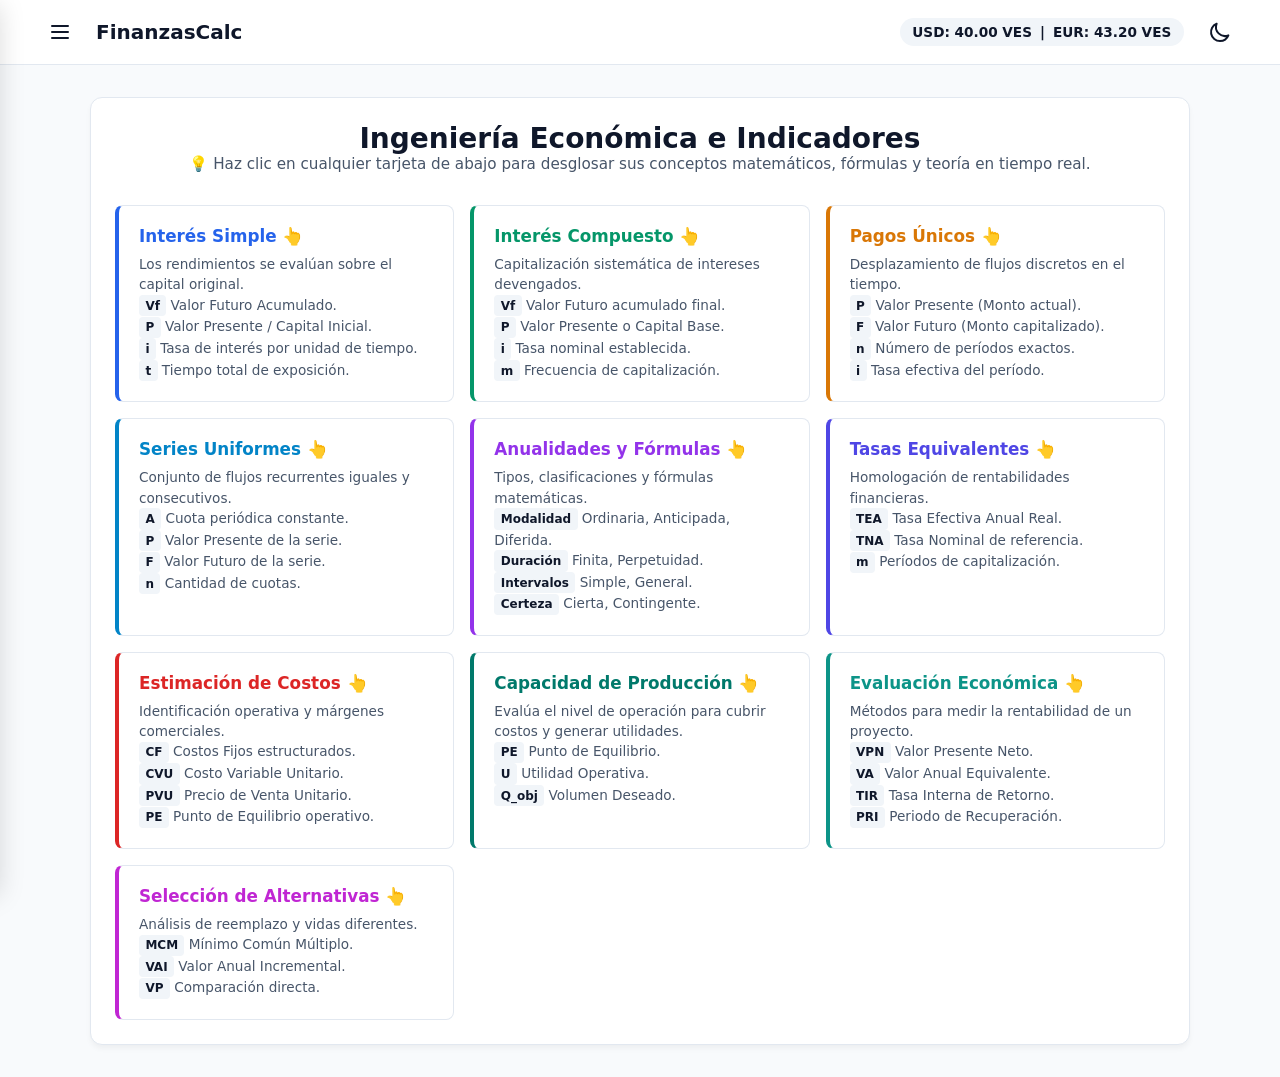
<file: index.html>
<!DOCTYPE html>
<html lang="es" data-theme="light">
<head>
    <meta charset="UTF-8">
    <meta name="viewport" content="width=device-width, initial-scale=1.0">
    <title>Calculadora Financiera Integral</title>
    <link rel="stylesheet" href="styles.css">
</head>
<body>

    <header class="main-header">
        <div class="header-container">
            <div class="header-left">
                <button id="menu-btn" class="menu-btn" aria-label="Abrir Menú">
                    <svg class="brand-icon" fill="none" stroke="currentColor" viewBox="0 0 24 24" xmlns="http://www.w3.org/2000/svg"><path stroke-linecap="round" stroke-linejoin="round" stroke-width="2" d="M4 6h16M4 12h16M4 18h16"></path></svg>
                </button>
                <div id="logo-inicio" class="brand-logo" style="cursor: pointer;">FinanzasCalc</div>
            </div>
            <div class="header-right">
                <div class="rates-box">
                    <div>USD: <span id="tasa-usd">--</span></div>
                    <div>|</div>
                    <div>EUR: <span id="tasa-eur">--</span></div>
                </div>
                <button id="theme-toggle-btn" class="theme-toggle-btn" aria-label="Cambiar Tema">
                    <svg id="theme-icon-moon" class="brand-icon" fill="none" stroke="currentColor" viewBox="0 0 24 24"><path stroke-linecap="round" stroke-linejoin="round" stroke-width="2" d="M20.354 15.354A9 9 0 018.646 3.646 9.003 9.003 0 0012 21a9.003 9.003 0 008.354-5.646z"></path></svg>
                </button>
            </div>
        </div>
    </header>

    <div id="sidebar-overlay" class="sidebar-overlay"></div>
<aside id="sidebar" class="sidebar">
    <div class="sidebar-header"><span>MENÚ MATRICES</span></div>
    <nav class="sidebar-nav">
        <button id="nav-inicio" class="nav-btn active">Inicio y Glosario</button>
        
        <span class="nav-section-title">Modelos</span>
        <button id="nav-simple" class="nav-btn">Interés Simple</button>
        <button id="nav-compound" class="nav-btn">Interés Compuesto</button>
        <button id="nav-single" class="nav-btn">Pagos Únicos</button>
        <button id="nav-uniform" class="nav-btn">Series Uniformes</button>
        <button id="nav-anualidades" class="nav-btn" onclick="irA('anualidades')">Anualidades y sus Tipos</button>
        <button id="nav-rates" class="nav-btn">Tasas Equivalentes</button>
        <button id="nav-costs" class="nav-btn">Estimación de Costos</button>
        <button id="nav-capacidad" class="nav-btn" onclick="irA('capacidad')">Capacidad de Producción</button>
        <button id="nav-evaluacion" class="nav-btn">Evaluación de Proyectos</button>
        <button id="nav-alternativas" class="nav-btn">Selección de Alternativas</button>
    </nav>
</aside>

    <main>
        <!-- INICIO Y GLOSARIO -->
        <section id="section-inicio" class="card-panel max-w-home fade-in">
            <div class="panel-body">
                <h1 class="main-title">Ingeniería Económica e Indicadores</h1>
                <p style="text-align: center; color: var(--text-secondary); margin-top: -0.5rem; margin-bottom: 2rem; font-size: 0.95rem;">
                    💡 Haz clic en cualquier tarjeta de abajo para desglosar sus conceptos matemáticos, fórmulas y teoría en tiempo real.
                </p>
                
                <div class="concept-grid">
                    <div class="concept-card card-simple" onclick="mostrarConceptoHome('simple')">
                        <h4>Interés Simple 👆</h4>
                        <p>Los rendimientos se evalúan sobre el capital original.<br>
                        <span class="sigla-badge">Vf</span> Valor Futuro Acumulado.<br>
                        <span class="sigla-badge">P</span> Valor Presente / Capital Inicial.<br>
                        <span class="sigla-badge">i</span> Tasa de interés por unidad de tiempo.<br>
                        <span class="sigla-badge">t</span> Tiempo total de exposición.</p>
                    </div>
                    <div class="concept-card card-compound" onclick="mostrarConceptoHome('compound')">
                        <h4>Interés Compuesto 👆</h4>
                        <p>Capitalización sistemática de intereses devengados.<br>
                        <span class="sigla-badge">Vf</span> Valor Futuro acumulado final.<br>
                        <span class="sigla-badge">P</span> Valor Presente o Capital Base.<br>
                        <span class="sigla-badge">i</span> Tasa nominal establecida.<br>
                        <span class="sigla-badge">m</span> Frecuencia de capitalización.</p>
                    </div>
                    <div class="concept-card card-single" onclick="mostrarConceptoHome('single')">
                        <h4>Pagos Únicos 👆</h4>
                        <p>Desplazamiento de flujos discretos en el tiempo.<br>
                        <span class="sigla-badge">P</span> Valor Presente (Monto actual).<br>
                        <span class="sigla-badge">F</span> Valor Futuro (Monto capitalizado).<br>
                        <span class="sigla-badge">n</span> Número de períodos exactos.<br>
                        <span class="sigla-badge">i</span> Tasa efectiva del período.</p>
                    </div>
                    <div class="concept-card card-uniform" onclick="mostrarConceptoHome('uniform')">
                        <h4>Series Uniformes 👆</h4>
                        <p>Conjunto de flujos recurrentes iguales y consecutivos.<br>
                        <span class="sigla-badge">A</span> Cuota periódica constante.<br>
                        <span class="sigla-badge">P</span> Valor Presente de la serie.<br>
                        <span class="sigla-badge">F</span> Valor Futuro de la serie.<br>
                        <span class="sigla-badge">n</span> Cantidad de cuotas.</p>
                    </div>
                    <div class="concept-card card-anualidades" onclick="mostrarConceptoHome('anualidades')">
                        <h4>Anualidades y Fórmulas 👆</h4>
                        <p>Tipos, clasificaciones y fórmulas matemáticas.<br>
                        <span class="sigla-badge">Modalidad</span> Ordinaria, Anticipada, Diferida.<br>
                        <span class="sigla-badge">Duración</span> Finita, Perpetuidad.<br>
                        <span class="sigla-badge">Intervalos</span> Simple, General.<br>
                        <span class="sigla-badge">Certeza</span> Cierta, Contingente.</p>
                    </div>
                    <div class="concept-card card-rates" onclick="mostrarConceptoHome('rates')">
                        <h4>Tasas Equivalentes 👆</h4>
                        <p>Homologación de rentabilidades financieras.<br>
                        <span class="sigla-badge">TEA</span> Tasa Efectiva Anual Real.<br>
                        <span class="sigla-badge">TNA</span> Tasa Nominal de referencia.<br>
                        <span class="sigla-badge">m</span> Períodos de capitalización.</p>
                    </div>
                    <div class="concept-card card-costs" onclick="mostrarConceptoHome('costs')">
                        <h4>Estimación de Costos 👆</h4>
                        <p>Identificación operativa y márgenes comerciales.<br>
                        <span class="sigla-badge">CF</span> Costos Fijos estructurados.<br>
                        <span class="sigla-badge">CVU</span> Costo Variable Unitario.<br>
                        <span class="sigla-badge">PVU</span> Precio de Venta Unitario.<br>
                        <span class="sigla-badge">PE</span> Punto de Equilibrio operativo.</p>
                    </div>
                    <div class="concept-card" style="border-left: 4px solid #00796B;" onclick="mostrarConceptoHome('capacidad')">
                        <h4 style="color: #00796B;">Capacidad de Producción 👆</h4>
                        <p>Evalúa el nivel de operación para cubrir costos y generar utilidades.<br>
                        <span class="sigla-badge">PE</span> Punto de Equilibrio.<br>
                        <span class="sigla-badge">U</span> Utilidad Operativa.<br>
                        <span class="sigla-badge">Q_obj</span> Volumen Deseado.</p>
                    </div>
                    <div class="concept-card card-evaluacion" onclick="mostrarConceptoHome('evaluacion')">
                        <h4 class="val-evaluacion">Evaluación Económica 👆</h4>
                        <p>Métodos para medir la rentabilidad de un proyecto.<br>
                        <span class="sigla-badge">VPN</span> Valor Presente Neto.<br>
                        <span class="sigla-badge">VA</span> Valor Anual Equivalente.<br>
                        <span class="sigla-badge">TIR</span> Tasa Interna de Retorno.<br>
                        <span class="sigla-badge">PRI</span> Periodo de Recuperación.</p>
                    </div>
                    <div class="concept-card card-alternativas" onclick="mostrarConceptoHome('alternativas')">
                        <h4 class="val-alternativas">Selección de Alternativas 👆</h4>
                        <p>Análisis de reemplazo y vidas diferentes.<br>
                        <span class="sigla-badge">MCM</span> Mínimo Común Múltiplo.<br>
                        <span class="sigla-badge">VAI</span> Valor Anual Incremental.<br>
                        <span class="sigla-badge">VP</span> Comparación directa.</p>
                    </div>
                </div>

                <div id="home-concept-detail" class="hidden fade-in" style="margin-top: 2.5rem; border-radius: 10px; overflow: hidden; border: 1px solid var(--border-neutral);">
                    <div id="concept-detail-header" style="padding: 1rem 1.5rem; color: white; font-weight: 700; display: flex; justify-content: space-between; align-items: center;">
                        <span id="concept-detail-title">Concepto Seleccionado</span>
                        <button onclick="cerrarConceptoHome()" style="background: none; border: none; color: white; font-size: 1.5rem; cursor: pointer; line-height: 1;">&times;</button>
                    </div>
                    <div id="concept-detail-body" style="padding: 1.5rem; background: var(--bg-box-neutral); line-height: 1.6;">
                    </div>
                </div>
            </div>
        </section>

        <!-- CALCULADORA DE ANUALIDADES COMPLETA -->
        <section id="section-anualidades" class="card-panel max-w-calculator fade-in hidden">
            <div class="panel-header header-anualidades">Calculadora de Anualidades y sus Tipos</div>
            <div class="panel-body">
                <form class="form-group-stack" onsubmit="return false;">
                    <div class="selector-target-container">
                        <label for="anu-tipo">Tipo de Anualidad (Clasificación):</label>
                        <select id="anu-tipo" class="form-select">
                            <option value="ordinaria">1. Ordinaria / Vencida (Pago al final del período)</option>
                            <option value="anticipada">2. Anticipada (Pago al inicio del período)</option>
                            <option value="diferida">3. Diferida (Con período de gracia/diferimiento)</option>
                            <option value="perpetua">4. Perpetua (Serie infinita de pagos, n → ∞)</option>
                            <option value="general">5. General (Frecuencia de pago ≠ Frecuencia de capitalización)</option>
                            <option value="contingente">6. Contingente / Vitalicia (Sujeta a evento probabilístico)</option>
                        </select>
                    </div>

                    <div class="selector-target-container">
                        <label for="anu-target">Variable a Calcular:</label>
                        <select id="anu-target" class="form-select">
                            <option value="P">Valor Presente (P)</option>
                            <option value="F">Valor Futuro (F)</option>
                            <option value="A_P">Anualidades / Cuota dado Presente (A|P)</option>
                            <option value="A_F">Anualidades / Cuota dado Futuro (A|F)</option>
                        </select>
                    </div>

                    <div id="anu-g-a"><label class="field-label">Cuota / Anualidad Periódica (A)</label><input type="number" id="anu-a" class="form-input" value="500"></div>
                    <div id="anu-g-p" class="hidden"><label class="field-label">Valor Presente (P)</label><input type="number" id="anu-p" class="form-input" value="2000"></div>
                    <div id="anu-g-f" class="hidden"><label class="field-label">Valor Futuro (F)</label><input type="number" id="anu-f" class="form-input" value="2500"></div>
                    
                    <div class="form-row-grid">
                        <div><label class="field-label">Tasa por Período (%)</label><input type="number" id="anu-i" class="form-input" value="5"></div>
                        <div id="anu-g-n-container"><label class="field-label">Número de Cuotas / Pagos (n)</label><input type="number" id="anu-n" class="form-input" value="12"></div>
                    </div>

                    <!-- CAMPOS ADICIONALES PARA TIPOS ESPECÍFICOS -->
                    <div id="anu-g-gracia" class="hidden">
                        <label class="field-label val-anualidades" style="font-weight:700;">Períodos de Gracia / Diferimiento (k)</label>
                        <input type="number" id="anu-k" class="form-input" value="3">
                        <small style="color: var(--text-muted); display:block; margin-top:0.25rem;">Número de períodos iniciales sin realizar cuotas.</small>
                    </div>

                    <div id="anu-g-cap" class="hidden form-row-grid">
                        <div>
                            <label class="field-label">Frecuencia de Pago</label>
                            <select id="anu-unidad-freq" class="form-select">
                                <option value="12">Mensual</option>
                                <option value="6">Bimestral</option>
                                <option value="4">Trimestral</option>
                                <option value="2">Semestral</option>
                                <option value="1">Anual</option>
                            </select>
                        </div>
                        <div>
                            <label class="field-label">Frecuencia de Capitalización</label>
                            <select id="anu-cap-freq" class="form-select">
                                <option value="12">Mensual</option>
                                <option value="6">Bimestral</option>
                                <option value="4">Trimestral</option>
                                <option value="2">Semestral</option>
                                <option value="1">Anual</option>
                            </select>
                        </div>
                    </div>

                    <div id="anu-g-prob" class="hidden">
                        <label class="field-label val-anualidades" style="font-weight:700;">Probabilidad del Evento / Ocurrencia (%)</label>
                        <input type="number" id="anu-prob" class="form-input" value="85">
                        <small style="color: var(--text-muted); display:block; margin-top:0.25rem;">Porcentaje actuarial de cumplimiento del flujo.</small>
                    </div>

                    <div>
                        <label class="field-label">Frecuencia / Unidad de Tiempo del Pago</label>
                        <select id="anu-unidad" class="form-select">
                            <option value="meses">Mensual</option>
                            <option value="bimensual">Bimestral</option>
                            <option value="trimestral">Trimestral</option>
                            <option value="semestral">Semestral</option>
                            <option value="años" selected>Anual</option>
                        </select>
                    </div>
                    
                    <button type="button" id="btn-calc-anualidades" class="submit-btn btn-anualidades">Calcular Anualidad</button>
                </form>

                <div id="results-anualidades" class="results-wrapper res-border-anualidades hidden">
                    <h3 class="results-title val-anualidades">Resultado de Anualidad</h3>
                    <div class="result-main-line"><span class="label" id="lbl-anu-res">Valor:</span><span class="value val-anualidades" id="res-anu-main">0.00</span></div>
                    <small id="res-anu-detalle" style="display:block; margin-bottom: 0.75rem; color: var(--text-muted);"></small>
                    <div id="divisas-anualidades" class="currency-conversion-zone">
                        <div class="conversion-row"><span class="label">Monto en USD:</span><span class="value" id="res-anu-usd">$0.00 USD</span></div>
                        <div class="conversion-row"><span class="label">Monto en EUR:</span><span class="value" id="res-anu-eur">€0.00 EUR</span></div>
                    </div>
                </div>
            </div>
        </section>

        <!-- OTROS MÓDULOS DE CÁLCULO -->
        <section id="section-simple" class="card-panel max-w-calculator fade-in hidden">
            <div class="panel-header header-simple">Interés Simple</div>
            <div class="panel-body">
                <form class="form-group-stack" onsubmit="return false;">
                    <div class="selector-target-container">
                        <label for="simple-target">Variable a Despejar:</label>
                        <select id="simple-target" class="form-select">
                            <option value="Vf">Valor Futuro Total (Vf)</option>
                            <option value="P">Valor Presente / Capital Inicial (P)</option>
                            <option value="i">Tasa de Interés (i)</option>
                            <option value="t">Tiempo del Período (t)</option>
                        </select>
                    </div>
                    <div id="s-g-p"><label class="field-label">Valor Presente / Capital (P)</label><input type="number" id="simple-p" class="form-input" value="1000"></div>
                    <div id="s-g-i"><label class="field-label">Tasa de Interés (% Periódico)</label><input type="number" id="simple-i" class="form-input" value="10"></div>
                    <div id="s-g-t" class="form-row-grid">
                        <div><label class="field-label">Tiempo</label><input type="number" id="simple-t" class="form-input" value="1"></div>
                        <div>
                            <label class="field-label">Período de Tiempo</label>
                            <select id="simple-t-unit" class="form-select">
                                <option value="1">Anual</option>
                                <option value="0.5">Semestral</option>
                                <option value="0.25">Trimestral</option>
                                <option value="0.1666">Bimestral</option>
                                <option value="0.0833">Mensual</option>
                            </select>
                        </div>
                    </div>
                    <div id="s-g-vf" class="hidden"><label class="field-label">Valor Futuro acumulado (Vf)</label><input type="number" id="simple-vf" class="form-input" value="1100"></div>
                    
                    <button type="button" id="btn-calc-simple" class="submit-btn btn-simple">Calcular Interés Simple</button>
                </form>

                <div id="results-simple" class="results-wrapper res-border-simple hidden">
                    <h3 class="results-title">Resultados Obtenidos</h3>
                    <div class="result-main-line"><span class="label" id="lbl-simple-res">Valor:</span><span class="value val-simple" id="res-simple-main">0.00</span></div>
                    <div id="divisas-simple" class="currency-conversion-zone">
                        <div class="conversion-row"><span class="label">Monto en USD:</span><span class="value" id="res-simple-usd">$0.00 USD</span></div>
                        <div class="conversion-row"><span class="label">Monto en EUR:</span><span class="value" id="res-simple-eur">€0.00 EUR</span></div>
                    </div>
                </div>
            </div>
        </section>

        <section id="section-compound" class="card-panel max-w-calculator fade-in hidden">
            <div class="panel-header header-compound">Interés Compuesto</div>
            <div class="panel-body">
                <form class="form-group-stack" onsubmit="return false;">
                    <div class="selector-target-container">
                        <label for="compound-target">Variable a Despejar:</label>
                        <select id="compound-target" class="form-select">
                            <option value="Vf">Valor Futuro acumulado (Vf)</option>
                            <option value="P">Valor Presente / Capital (P)</option>
                            <option value="i">Tasa de Interés Nominal (i)</option>
                            <option value="n">Número de Períodos totales (n)</option>
                        </select>
                    </div>
                    <div id="c-g-p"><label class="field-label">Valor Presente / Capital (P)</label><input type="number" id="compound-p" class="form-input" value="1000"></div>
                    <div id="c-g-i"><label class="field-label">Tasa Nominal Base (%)</label><input type="number" id="compound-i" class="form-input" value="12"></div>
                    <div id="c-g-n" class="form-row-grid">
                        <div><label class="field-label">Tiempo (Unidades)</label><input type="number" id="compound-n" class="form-input" value="1"></div>
                        <div>
                            <label class="field-label">Capitalización / Periodo</label>
                            <select id="compound-m" class="form-select">
                                <option value="1">Anual</option>
                                <option value="2">Semestral</option>
                                <option value="4">Trimestral</option>
                                <option value="6">Bimestral</option>
                                <option value="12">Mensual</option>
                            </select>
                        </div>
                    </div>
                    <div id="c-g-vf" class="hidden"><label class="field-label">Valor Futuro (Vf)</label><input type="number" id="compound-vf" class="form-input" value="1126.83"></div>
                    
                    <button type="button" id="btn-calc-compound" class="submit-btn btn-compound">Calcular Interés Compuesto</button>
                </form>

                <div id="results-compound" class="results-wrapper res-border-compound hidden">
                    <h3 class="results-title">Resultados Obtenidos</h3>
                    <div class="result-main-line"><span class="label" id="lbl-compound-res">Valor:</span><span class="value val-compound" id="res-compound-main">0.00</span></div>
                    <div id="divisas-compound" class="currency-conversion-zone">
                        <div class="conversion-row"><span class="label">Monto en USD:</span><span class="value" id="res-compound-usd">$0.00 USD</span></div>
                        <div class="conversion-row"><span class="label">Monto en EUR:</span><span class="value" id="res-compound-eur">€0.00 EUR</span></div>
                    </div>
                </div>
            </div>
        </section>

        <section id="section-single" class="card-panel max-w-calculator fade-in hidden">
            <div class="panel-header header-single">Pagos Únicos</div>
            <div class="panel-body">
                <form class="form-group-stack" onsubmit="return false;">
                    <div class="selector-target-container">
                        <label for="single-target">Encontrar Variable:</label>
                        <select id="single-target" class="form-select">
                            <option value="F">Valor Futuro dado P (F/P)</option>
                            <option value="P">Valor Presente dado F (P/F)</option>
                        </select>
                    </div>
                    <div id="sg-g-p"><label class="field-label">Valor Presente (P)</label><input type="number" id="single-p" class="form-input" value="1000"></div>
                    <div id="sg-g-f" class="hidden"><label class="field-label">Valor Futuro (F)</label><input type="number" id="single-f" class="form-input" value="1500"></div>
                    
                    <div class="form-row-grid">
                        <div><label class="field-label">Tasa Efectiva por Período (%)</label><input type="number" id="single-i" class="form-input" value="10"></div>
                        <div><label class="field-label">Número de Períodos (n)</label><input type="number" id="single-n" class="form-input" value="5"></div>
                    </div>

                    <div>
                        <label class="field-label">Unidad de Tiempo</label>
                        <select id="single-unidad-tiempo" class="form-select">
                            <option value="meses">Mensual</option>
                            <option value="bimensual">Bimestral</option>
                            <option value="trimestral">Trimestral</option>
                            <option value="semestral">Semestral</option>
                            <option value="años" selected>Anual</option>
                        </select>
                    </div>
                    
                    <button type="button" id="btn-calc-single" class="submit-btn btn-single">Calcular Equivalencia</button>
                </form>

                <div id="results-single" class="results-wrapper res-border-single hidden">
                    <h3 class="results-title">Resultados de Equivalencia</h3>
                    <div class="result-main-line"><span class="label" id="lbl-single-res">Valor:</span><span class="value val-single" id="res-single-main">0.00</span></div>
                    <small id="res-single-detalle" style="display:block; margin-bottom: 0.75rem; color: var(--text-muted);"></small>
                    <div id="divisas-single" class="currency-conversion-zone">
                        <div class="conversion-row"><span class="label">Monto en USD:</span><span class="value" id="res-single-usd">$0.00 USD</span></div>
                        <div class="conversion-row"><span class="label">Monto en EUR:</span><span class="value" id="res-single-eur">€0.00 EUR</span></div>
                    </div>
                </div>
            </div>
        </section>

        <section id="section-uniform" class="card-panel max-w-calculator fade-in hidden">
            <div class="panel-header header-uniform">Series Uniformes</div>
            <div class="panel-body">
                <form class="form-group-stack" onsubmit="return false;">
                    <div class="selector-target-container">
                        <label for="uniform-target">Variable a Despejar:</label>
                        <select id="uniform-target" class="form-select">
                            <option value="P">Valor Presente de Anualidad (P/A)</option>
                            <option value="F">Valor Futuro de Anualidad (F/A)</option>
                            <option value="A_P">Anualidad dado Valor Presente (A/P)</option>
                            <option value="A_F">Anualidad dado Valor Futuro (A/F)</option>
                        </select>
                    </div>
                    <div id="u-g-a"><label class="field-label">Cuota / Pago Periódico (A)</label><input type="number" id="uniform-a" class="form-input" value="200"></div>
                    <div id="u-g-p" class="hidden"><label class="field-label">Valor Presente acumulado (P)</label><input type="number" id="uniform-p" class="form-input" value="1000"></div>
                    <div id="u-g-f" class="hidden"><label class="field-label">Valor Futuro acumulado (F)</label><input type="number" id="uniform-f" class="form-input" value="1200"></div>
                    
                    <div class="form-row-grid">
                        <div><label class="field-label">Tasa por Período (%)</label><input type="number" id="uniform-i" class="form-input" value="8"></div>
                        <div><label class="field-label">Número de Cuotas (n)</label><input type="number" id="uniform-n" class="form-input" value="6"></div>
                    </div>

                    <div>
                        <label class="field-label">Frecuencia / Período de la Cuota</label>
                        <select id="uniform-unidad-tiempo" class="form-select">
                            <option value="meses">Mensual</option>
                            <option value="bimensual">Bimestral</option>
                            <option value="trimestral">Trimestral</option>
                            <option value="semestral">Semestral</option>
                            <option value="años" selected>Anual</option>
                        </select>
                    </div>
                    
                    <button type="button" id="btn-calc-uniform" class="submit-btn btn-uniform">Calcular Amortización</button>
                </form>

                <div id="results-uniform" class="results-wrapper res-border-uniform hidden">
                    <h3 class="results-title">Cálculo de Serie Uniforme</h3>
                    <div class="result-main-line"><span class="label" id="lbl-uniform-res">Valor:</span><span class="value val-uniform" id="res-uniform-main">0.00</span></div>
                    <small id="res-uniform-detalle" style="display:block; margin-bottom: 0.75rem; color: var(--text-muted);"></small>
                    <div id="divisas-uniform" class="currency-conversion-zone">
                        <div class="conversion-row"><span class="label">Monto en USD:</span><span class="value" id="res-uniform-usd">$0.00 USD</span></div>
                        <div class="conversion-row"><span class="label">Monto en EUR:</span><span class="value" id="res-uniform-eur">€0.00 EUR</span></div>
                    </div>
                </div>
            </div>
        </section>

        <section id="section-rates" class="card-panel max-w-calculator fade-in hidden">
            <div class="panel-header header-rates" style="background-color: var(--color-rates); color: white;">Tasas Equivalentes</div>
            <div class="panel-body">
                <form class="form-group-stack" onsubmit="return false;">
                    
                    <div class="selector-target-container">
                        <label for="rates-target">Tipo de Conversión:</label>
                        <select id="rates-target" class="form-select" onchange="checkRates()">
                            <option value="TEA">Nominal a Efectiva Anual (TEA)</option>
                            <option value="TNA">Efectiva Anual a Nominal (TNA)</option>
                            <option value="HOMOLOGACION">Homologación (Efectiva a Efectiva)</option>
                        </select>
                    </div>
                    
                    <div>
                        <label class="field-label" id="lbl-rates-input">Tasa Nominal Anual (%)</label>
                        <input type="number" id="rates-i" class="form-input" value="12" step="0.01">
                    </div>
                    
                    <div class="form-row-grid">
                        <div id="grp-rates-m1">
                            <label class="field-label" id="lbl-rates-m1">Frecuencia de Capitalización (m)</label>
                            <select id="rates-m1" class="form-select">
                                <option value="360">Diaria (360)</option>
                                <option value="12" selected>Mensual (12)</option>
                                <option value="6">Bimestral (6)</option>
                                <option value="4">Trimestral (4)</option>
                                <option value="2">Semestral (2)</option>
                                <option value="1">Anual (1)</option>
                            </select>
                        </div>
                        
                        <!-- Este campo solo aparece si se selecciona "Homologación" -->
                        <div id="grp-rates-m2" class="hidden">
                            <label class="field-label">Frecuencia Destino (m2)</label>
                            <select id="rates-m2" class="form-select">
                                <option value="360">Diaria (360)</option>
                                <option value="12">Mensual (12)</option>
                                <option value="6">Bimestral (6)</option>
                                <option value="4">Trimestral (4)</option>
                                <option value="2" selected>Semestral (2)</option>
                                <option value="1">Anual (1)</option>
                            </select>
                        </div>
                    </div>
                    
                    <button type="button" id="btn-calc-rates" class="submit-btn btn-rates" style="background-color: var(--color-rates);" onclick="runRates()">Calcular Equivalencia</button>
                </form>

                <div id="results-rates" class="results-wrapper res-border-rates hidden">
                    <h3 class="results-title">Tasa Equivalente Calculada</h3>
                    <div class="result-main-line">
                        <span class="label">Resultado:</span>
                        <span class="value val-rates" id="res-rates-main">0.00 %</span>
                    </div>
                </div>
            </div>
        </section>

        <section id="section-costs" class="card-panel max-w-calculator fade-in hidden">
            <div class="panel-header header-costs" style="background-color: var(--color-costs); color: white;">Estimación de Costos</div>
            <div class="panel-body">
                <form class="form-group-stack" onsubmit="return false;">
                    
                    <!-- Selector de variable a calcular (Despejes) -->
                    <div class="selector-target-container">
                        <label for="cost-target">Variable a calcular (Despeje):</label>
                        <select id="cost-target" class="form-select" onchange="checkCosts()">
                            <option value="CT">Costo Total (CT)</option>
                            <option value="CF">Costos Fijos (CF)</option>
                            <option value="CVU">Costo Variable Unitario (CVU)</option>
                            <option value="Q">Volumen de Producción (Q)</option>
                        </select>
                    </div>

                    <!-- Contenedores de Inputs -->
                    <div id="grp-cost-ct" class="hidden">
                        <label class="field-label">Costo Total Estimado (CT)</label>
                        <input type="number" id="cost-ct" class="form-input" value="20000">
                    </div>

                    <div id="grp-cost-cf">
                        <label class="field-label">Costos Fijos Totales (CF)</label>
                        <input type="number" id="cost-cf" class="form-input" value="5000">
                    </div>
                    
                    <div class="form-row-grid">
                        <div id="grp-cost-cvu">
                            <label class="field-label">Costo Variable Unitario (CVU)</label>
                            <input type="number" id="cost-cvu" class="form-input" value="15">
                        </div>
                        <div id="grp-cost-q">
                            <label class="field-label">Volumen de Producción (Q)</label>
                            <input type="number" id="cost-q" class="form-input" value="1000">
                        </div>
                    </div>
                    
                    <button type="button" id="btn-calc-costs" class="submit-btn btn-costs" style="background-color: var(--color-costs);" onclick="runCosts()">Calcular Variable</button>
                </form>

                <div id="results-costs" class="results-wrapper res-border-costs hidden">
                    <h3 class="results-title">Estructura de Costos Calculada</h3>
                    <div class="result-main-line">
                        <span class="label">Costo Total (CT):</span>
                        <span class="value val-costs" id="res-costs-total">0.00</span>
                    </div>
                    <small id="res-costs-detalle" style="display:block; margin-bottom: 0.75rem; color: var(--text-muted);">
                        Costo Variable Total: <span id="res-costs-cvt">0.00</span> | Costo Unitario Total: <span id="res-costs-cu">0.00</span>
                    </small>
                    <div id="divisas-costs" class="currency-conversion-zone">
                        <div class="conversion-row"><span class="label">Monto en EUR:</span><span class="value" id="res-costs-eur">0.00 EUR</span></div>
                        <div class="conversion-row"><span class="label">Monto en USD:</span><span class="value" id="res-costs-usd">$0.00 USD</span></div>
                    </div>
                </div>
            </div>
        </section>


        <!-- MÓDULO: CAPACIDAD Y PRODUCCIÓN -->
        <section id="section-capacidad" class="card-panel max-w-calculator fade-in hidden">
            <div class="panel-header" style="background-color: #00796B; color: white;">Capacidad de Producción y Equilibrio</div>
            <div class="panel-body">
                <form class="form-group-stack" onsubmit="return false;">
                    
                    <div class="selector-target-container">
                        <label for="cap-target">¿Qué deseas calcular?:</label>
                        <select id="cap-target" class="form-select" onchange="checkCapacidad()">
                            <option value="PE">Punto de Equilibrio (Unidades)</option>
                            <option value="UTILIDAD">Utilidad Operativa Estimada</option>
                            <option value="Q_OBJ">Unidades para Meta de Utilidad</option>
                        </select>
                    </div>

                    <div>
                        <label class="field-label">Costos Fijos Operativos (CF)</label>
                        <input type="number" id="cap-cf" class="form-input" value="12000">
                    </div>
                    
                    <div class="form-row-grid">
                        <div>
                            <label class="field-label">Costo Variable Unitario (CVU)</label>
                            <input type="number" id="cap-cvu" class="form-input" value="20">
                        </div>
                        <div>
                            <label class="field-label">Precio de Venta Unit. (PVU)</label>
                            <input type="number" id="cap-pvu" class="form-input" value="50">
                        </div>
                    </div>

                    <div id="grp-cap-q" class="hidden">
                        <label class="field-label">Unidades Producidas/Vendidas (Q)</label>
                        <input type="number" id="cap-q" class="form-input" value="800">
                    </div>

                    <div id="grp-cap-u" class="hidden">
                        <label class="field-label">Utilidad Deseada</label>
                        <input type="number" id="cap-u" class="form-input" value="5000">
                    </div>
                    
                    <button type="button" class="submit-btn" style="background-color: #00796B; color: white;" onclick="runCapacidad()">Calcular Producción</button>
                </form>

                <div id="results-capacidad" class="results-wrapper hidden" style="border-left-color: #00796B;">
                    <h3 class="results-title" style="color: #00796B;">Análisis Operativo</h3>
                    <div class="result-main-line">
                        <span class="label">Resultado:</span>
                        <span class="value" id="res-cap-main" style="color: #00796B;">0</span>
                    </div>
                    <small style="display:block; margin-bottom: 0.75rem; color: var(--text-muted); margin-top: 0.5rem;">
                        Ingresos Totales (Ventas): <span id="res-cap-ingresos">0.00</span> | Margen de Contribución Unitario: <span id="res-cap-margen">0.00</span>
                    </small>
                    <div id="divisas-cap" class="currency-conversion-zone hidden">
                        <div class="conversion-row"><span class="label">Monto en EUR:</span><span class="value" id="res-cap-eur">0.00 EUR</span></div>
                        <div class="conversion-row"><span class="label">Monto en USD:</span><span class="value" id="res-cap-usd">$0.00 USD</span></div>
                    </div>
                </div>
            </div>
        </section>


        <section id="section-evaluacion" class="card-panel max-w-calculator fade-in hidden">
            <div class="panel-header header-evaluacion">Evaluación Económica</div>
            <div class="panel-body">
                <form class="form-group-stack" onsubmit="return false;">
                    <div class="selector-target-container">
                        <label for="evaluacion-target">Variable Destino de Evaluación:</label>
                        <select id="evaluacion-target" class="form-select">
                            <option value="vpn">Valor Presente Neto (VPN)</option>
                            <option value="va">Valor Anual Equivalente (VA)</option>
                            <option value="tir">Tasa Interna de Retorno (TIR)</option>
                            <option value="pri">Periodo de Recuperación Descontado (PRI)</option>
                        </select>
                    </div>
                    <div>
                        <label class="field-label">Inversión Inicial ($ o VES)</label>
                        <input type="number" id="eval-inv" class="form-input" value="10000">
                    </div>
                    <div>
                        <label class="field-label">Flujo Neto Efectivo por Periodo ($ o VES)</label>
                        <input type="number" id="eval-flujo" class="form-input" value="3500">
                    </div>
                    <div class="form-row-grid">
                        <div>
                            <label class="field-label">Vida Útil (Periodos)</label>
                            <input type="number" id="eval-vida" class="form-input" value="5">
                        </div>
                        <div>
                            <label class="field-label">Valor de Salvamento (Reskate)</label>
                            <input type="number" id="eval-rescate" class="form-input" value="1000">
                        </div>
                    </div>
                    <div>
                        <label class="field-label">TMAR / TREMA (% del Periodo)</label>
                        <input type="number" id="eval-tmar" class="form-input" value="15">
                    </div>
                    <button type="button" id="btn-calc-evaluacion" class="submit-btn btn-evaluacion">Evaluar Proyecto</button>
                </form>

                <div id="results-evaluacion" class="results-wrapper res-border-evaluacion hidden">
                    <h3 class="results-title val-evaluacion">Resultados del Proyecto</h3>
                    <div class="result-main-line"><span class="label" id="lbl-eval-res">Indicador:</span><span class="value val-evaluacion" id="res-eval-main">0.00</span></div>
                    <div id="res-eval-status-box" style="margin-top: 0.5rem; margin-bottom: 0.75rem; font-weight: bold; font-size: 0.95rem;">Decisión: <span id="res-eval-status">--</span></div>
                    <div id="divisas-evaluacion" class="currency-conversion-zone" style="border-top:1px dashed var(--border-neutral); padding-top:0.5rem;">
                        <div class="conversion-row"><span class="label">Monto en USD:</span><span class="value" id="res-eval-usd">$0.00 USD</span></div>
                        <div class="conversion-row"><span class="label">Monto en EUR:</span><span class="value" id="res-eval-eur">€0.00 EUR</span></div>
                    </div>
                </div>
            </div>
        </section>

        <section id="section-alternativas" class="card-panel max-w-calculator fade-in hidden">
            <div class="panel-header header-alternativas">Selección de Alternativas (MCM)</div>
            <div class="panel-body">
                <form class="form-group-stack" onsubmit="return false;">
                    <div class="selector-target-container">
                        <label for="alternativas-target">Variable Destino de Análisis:</label>
                        <select id="alternativas-target" class="form-select">
                            <option value="decision">Seleccionar Proyecto Más Viable</option>
                            <option value="mcm">Horizonte de Estudio Común (MCM)</option>
                            <option value="vpna">VPN Alternativa A (en ciclo MCM)</option>
                            <option value="vpnb">VPN Alternativa B (en ciclo MCM)</option>
                        </select>
                    </div>
                    <div style="background: var(--bg-box-neutral); padding: 0.75rem; border-radius: 6px; margin-bottom: 1rem; border: 1px solid var(--border-neutral);">
                        <label class="field-label" style="font-weight: 700; color: var(--text-primary);">TMAR Global de la Empresa (%)</label>
                        <input type="number" id="alt-tmar" class="form-input" value="12">
                    </div>
                    
                    <div class="form-row-grid" style="gap: 1.5rem; border-bottom: 1px dashed var(--border-neutral); padding-bottom: 1rem; margin-bottom: 1rem;">
                        <div>
                            <h4 class="val-alternativas" style="margin-bottom: 0.5rem; font-size: 0.95rem; border-bottom: 2px solid var(--color-alternativas); padding-bottom: 0.25rem;">Alternativa A</h4>
                            <label class="field-label" style="font-size: 0.75rem;">Inversión ($)</label>
                            <input type="number" id="alt-invA" class="form-input" value="50000">
                            <label class="field-label" style="font-size: 0.75rem;">Flujo Neto por Periodo ($)</label>
                            <input type="number" id="alt-flujoA" class="form-input" value="18000">
                            <label class="field-label" style="font-size: 0.75rem;">Vida Útil (Unidades)</label>
                            <input type="number" id="alt-vidaA" class="form-input" value="4">
                        </div>
                        <div style="border-left: 1px dashed var(--border-neutral); padding-left: 1rem;">
                            <h4 class="val-alternativas" style="margin-bottom: 0.5rem; font-size: 0.95rem; border-bottom: 2px solid var(--color-alternativas); padding-bottom: 0.25rem;">Alternativa B</h4>
                            <label class="field-label" style="font-size: 0.75rem;">Inversión ($)</label>
                            <input type="number" id="alt-invB" class="form-input" value="65000">
                            <label class="field-label" style="font-size: 0.75rem;">Flujo Neto por Periodo ($)</label>
                            <input type="number" id="alt-flujoB" class="form-input" value="22000">
                            <label class="field-label" style="font-size: 0.75rem;">Vida Útil (Unidades)</label>
                            <input type="number" id="alt-vidaB" class="form-input" value="6">
                        </div>
                    </div>

                    <button type="button" id="btn-calc-alternativas" class="submit-btn btn-alternativas">Comparar por MCM</button>
                </form>

                <div id="results-alternativas" class="results-wrapper res-border-alternativas hidden">
                    <h3 class="results-title val-alternativas">Estudio de Reemplazo</h3>
                    <div class="result-main-line"><span class="label" id="lbl-alt-res">Resultado:</span><span class="value val-alternativas" id="res-alt-main">--</span></div>
                    <div id="divisas-alternativas" class="currency-conversion-zone" style="border-top:1px dashed var(--border-neutral); padding-top:0.5rem;">         
                        <div class="conversion-row"><span class="label">Monto en USD:</span><span class="value" id="res-alt-usd">$0.00 USD</span></div>
                        <div class="conversion-row"><span class="label">Monto en EUR:</span><span class="value" id="res-alt-eur">€0.00 EUR</span></div>
                    </div>
                </div>
            </div>
        </section>
    </main>

    <script src="script.js"></script>
</body>
</html>
</file>
<file: styles.css>
:root {
    --bg-main: #f8fafc;
    --bg-card: #ffffff;
    --bg-box-neutral: #f1f5f9;
    --text-primary: #0f172a;
    --text-secondary: #475569;
    --text-muted: #64748b;
    --border-neutral: #e2e8f0;
    
    /* Paleta de Colores por Módulo */
    --color-simple: #2563eb;       /* Azul */
    --color-compound: #059669;     /* Verde */
    --color-single: #d97706;       /* Naranja */
    --color-uniform: #0284c7;      /* Cían */
    --color-anualidades: #9333ea;  /* Violeta / Magenta */
    --color-rates: #4f46e5;        /* Índigo */
    --color-costs: #dc2626;        /* Rojo */
    --color-evaluacion: #0d9488;   /* Teal */
    --color-alternativas: #c026d3; /* Fucsia */
    --color-capacidad: #00796b;    /* Verde Oscuro */
}

[data-theme="dark"] {
    --bg-main: #0f172a;
    --bg-card: #1e293b;
    --bg-box-neutral: #334155;
    --text-primary: #f8fafc;
    --text-secondary: #cbd5e1;
    --text-muted: #94a3b8;
    --border-neutral: #334155;
}

* {
    box-sizing: border-box;
    margin: 0;
    padding: 0;
    font-family: system-ui, -apple-system, BlinkMacSystemFont, 'Segoe UI', Roboto, Oxygen, Ubuntu, Cantarell, sans-serif;
}

body {
    background-color: var(--bg-main);
    color: var(--text-primary);
    min-height: 100vh;
    display: flex;
    flex-direction: column;
}

/* Header */
.main-header {
    background-color: var(--bg-card);
    border-bottom: 1px solid var(--border-neutral);
    position: sticky;
    top: 0;
    z-index: 40;
    padding: 0.75rem 1.5rem;
}

.header-container {
    max-width: 1200px;
    margin: 0 auto;
    display: flex;
    justify-content: space-between;
    align-items: center;
}

.header-left, .header-right {
    display: flex;
    align-items: center;
    gap: 1rem;
}

.brand-logo {
    font-size: 1.25rem;
    font-weight: 800;
    color: var(--text-primary);
}

.menu-btn, .theme-toggle-btn {
    background: none;
    border: none;
    cursor: pointer;
    color: var(--text-primary);
    padding: 0.5rem;
    display: flex;
    align-items: center;
    justify-content: center;
    border-radius: 6px;
}

.menu-btn:hover, .theme-toggle-btn:hover {
    background-color: var(--bg-box-neutral);
}

.brand-icon {
    width: 24px;
    height: 24px;
}

.rates-box {
    display: flex;
    gap: 0.5rem;
    font-size: 0.85rem;
    font-weight: 600;
    background-color: var(--bg-box-neutral);
    padding: 0.4rem 0.8rem;
    border-radius: 20px;
}

/* =========================================================================
   SIDEBAR & NAV RESTRUCTURADO / AJUSTADO
   ========================================================================= */
.sidebar-overlay {
    position: fixed;
    inset: 0;
    background-color: rgba(15, 23, 42, 0.6);
    backdrop-filter: blur(2px);
    z-index: 90;
    opacity: 0;
    pointer-events: none;
    transition: opacity 0.3s cubic-bezier(0.4, 0, 0.2, 1);
}

.sidebar-overlay.active {
    opacity: 1;
    pointer-events: auto;
}

.sidebar {
    position: fixed;
    top: 0;
    left: 0;
    bottom: 0;
    width: 290px;
    background-color: var(--bg-card);
    z-index: 100;
    transform: translateX(-100%);
    transition: transform 0.3s cubic-bezier(0.4, 0, 0.2, 1);
    border-right: 1px solid var(--border-neutral);
    display: flex;
    flex-direction: column;
    box-shadow: 4px 0 25px -5px rgba(0, 0, 0, 0.15);
}

.sidebar.open {
    transform: translateX(0);
}

.sidebar-header {
    padding: 1.25rem 1.5rem;
    font-weight: 800;
    border-bottom: 1px solid var(--border-neutral);
    font-size: 0.85rem;
    letter-spacing: 0.08em;
    color: var(--text-muted);
    background-color: var(--bg-card);
    display: flex;
    align-items: center;
    justify-content: space-between;
}

.sidebar-nav {
    padding: 0.75rem 1rem 1.5rem 1rem;
    display: flex;
    flex-direction: column;
    gap: 0.35rem;
    overflow-y: auto;
    flex: 1;
}

.nav-section-title {
    font-size: 0.7rem;
    font-weight: 800;
    text-transform: uppercase;
    color: var(--text-muted);
    margin-top: 1.25rem;
    margin-bottom: 0.4rem;
    padding-left: 0.75rem;
    letter-spacing: 0.05em;
}

.nav-btn {
    text-align: left;
    padding: 0.75rem 0.85rem;
    background: none;
    border: none;
    border-radius: 8px;
    color: var(--text-secondary);
    font-weight: 600;
    font-size: 0.9rem;
    cursor: pointer;
    transition: all 0.2s ease;
    display: flex;
    align-items: center;
    justify-content: space-between;
    text-decoration: none;
}

.nav-btn:hover {
    background-color: var(--bg-box-neutral);
    color: var(--text-primary);
    transform: translateX(3px);
}

.nav-btn.active {
    background-color: var(--bg-box-neutral);
    color: var(--text-primary);
    font-weight: 700;
    border-left: 4px solid var(--text-primary);
    border-radius: 0 8px 8px 0;
}

/* Layout Principal */
main {
    flex: 1;
    padding: 2rem 1rem;
    max-width: 1200px;
    margin: 0 auto;
    width: 100%;
}

.card-panel {
    background-color: var(--bg-card);
    border-radius: 12px;
    border: 1px solid var(--border-neutral);
    overflow: hidden;
    box-shadow: 0 4px 6px -1px rgba(0, 0, 0, 0.05);
    margin: 0 auto;
}

.max-w-home { max-width: 1100px; }
.max-w-calculator { max-width: 650px; }

.panel-header {
    padding: 1.25rem 1.5rem;
    font-size: 1.2rem;
    font-weight: 700;
    color: white;
}

/* Colores de Encabezados de Calculadoras */
.header-simple { background-color: var(--color-simple); }
.header-compound { background-color: var(--color-compound); }
.header-single { background-color: var(--color-single); }
.header-uniform { background-color: var(--color-uniform); }
.header-anualidades { background-color: var(--color-anualidades); }
.header-rates { background-color: var(--color-rates); }
.header-costs { background-color: var(--color-costs); }
.header-evaluacion { background-color: var(--color-evaluacion); }
.header-alternativas { background-color: var(--color-alternativas); }
.header-capacidad { background-color: var(--color-capacidad); }

.panel-body {
    padding: 1.5rem;
}

.main-title {
    font-size: 1.75rem;
    text-align: center;
    margin-bottom: 0.5rem;
}

/* Grid del Glosario */
.concept-grid {
    display: grid;
    grid-template-columns: repeat(auto-fit, minmax(280px, 1fr));
    gap: 1rem;
}

.concept-card {
    background-color: var(--bg-card);
    border: 1px solid var(--border-neutral);
    border-radius: 8px;
    padding: 1.25rem;
    cursor: pointer;
    transition: transform 0.2s, box-shadow 0.2s;
}

.concept-card:hover {
    transform: translateY(-2px);
    box-shadow: 0 10px 15px -3px rgba(0, 0, 0, 0.08);
}

.concept-card h4 {
    margin-bottom: 0.5rem;
    font-size: 1.05rem;
}

.concept-card p {
    font-size: 0.85rem;
    color: var(--text-secondary);
    line-height: 1.5;
}

.sigla-badge {
    display: inline-block;
    background-color: var(--bg-box-neutral);
    padding: 0.1rem 0.4rem;
    border-radius: 4px;
    font-weight: 700;
    font-size: 0.75rem;
    color: var(--text-primary);
}

/* Bordes Glosario Inicio */
.card-simple { border-left: 4px solid var(--color-simple); }
.card-simple h4 { color: var(--color-simple); }

.card-compound { border-left: 4px solid var(--color-compound); }
.card-compound h4 { color: var(--color-compound); }

.card-single { border-left: 4px solid var(--color-single); }
.card-single h4 { color: var(--color-single); }

.card-uniform { border-left: 4px solid var(--color-uniform); }
.card-uniform h4 { color: var(--color-uniform); }

.card-anualidades { border-left: 4px solid var(--color-anualidades); }
.card-anualidades h4 { color: var(--color-anualidades); }

.card-rates { border-left: 4px solid var(--color-rates); }
.card-rates h4 { color: var(--color-rates); }

.card-costs { border-left: 4px solid var(--color-costs); }
.card-costs h4 { color: var(--color-costs); }

.card-evaluacion { border-left: 4px solid var(--color-evaluacion); }
.card-evaluacion h4 { color: var(--color-evaluacion); }

.card-alternativas { border-left: 4px solid var(--color-alternativas); }
.card-alternativas h4 { color: var(--color-alternativas); }

.card-capacidad { border-left: 4px solid var(--color-capacidad); }
.card-capacidad h4 { color: var(--color-capacidad); }

/* Formulario */
.form-group-stack {
    display: flex;
    flex-direction: column;
    gap: 1.25rem;
}

.selector-target-container {
    background-color: var(--bg-box-neutral);
    padding: 1rem;
    border-radius: 8px;
}

.selector-target-container label {
    display: block;
    font-weight: 700;
    margin-bottom: 0.5rem;
    font-size: 0.9rem;
}

.field-label {
    display: block;
    font-size: 0.85rem;
    font-weight: 600;
    margin-bottom: 0.4rem;
    color: var(--text-secondary);
}

.form-select, .form-input {
    width: 100%;
    padding: 0.75rem;
    border-radius: 6px;
    border: 1px solid var(--border-neutral);
    background-color: var(--bg-card);
    color: var(--text-primary);
    font-size: 0.95rem;
    outline: none;
}

.form-select:focus, .form-input:focus {
    border-color: var(--text-muted);
}

.form-row-grid {
    display: grid;
    grid-template-columns: 1fr 1fr;
    gap: 1rem;
}

.submit-btn {
    width: 100%;
    padding: 0.85rem;
    border: none;
    border-radius: 6px;
    font-weight: 700;
    font-size: 1rem;
    cursor: pointer;
    transition: opacity 0.2s;
}

.submit-btn:hover {
    opacity: 0.9;
}

.btn-simple { background-color: var(--color-simple); color: white; }
.btn-compound { background-color: var(--color-compound); color: white; }
.btn-single { background-color: var(--color-single); color: white; }
.btn-uniform { background-color: var(--color-uniform); color: white; }
.btn-anualidades { background-color: var(--color-anualidades); color: white; }
.btn-rates { background-color: var(--color-rates); color: white; }
.btn-costs { background-color: var(--color-costs); color: white; }
.btn-evaluacion { background-color: var(--color-evaluacion); color: white; }
.btn-alternativas { background-color: var(--color-alternativas); color: white; }
.btn-capacidad { background-color: var(--color-capacidad); color: white; }

/* Resultados */
.results-wrapper {
    margin-top: 1.5rem;
    padding: 1.25rem;
    border-radius: 8px;
    background-color: var(--bg-box-neutral);
}

.results-title {
    font-size: 1rem;
    margin-bottom: 0.75rem;
}

.result-main-line {
    display: flex;
    justify-content: space-between;
    align-items: center;
    padding: 0.4rem 0;
    font-size: 1rem;
}

.result-main-line .value {
    font-size: 1.25rem;
    font-weight: 800;
}

.currency-conversion-zone {
    margin-top: 0.75rem;
    padding-top: 0.75rem;
    border-top: 1px solid var(--border-neutral);
    display: flex;
    flex-direction: column;
    gap: 0.3rem;
}

.conversion-row {
    display: flex;
    justify-content: space-between;
    font-size: 0.85rem;
    color: var(--text-secondary);
}

.res-border-simple { border-left: 4px solid var(--color-simple); }
.res-border-compound { border-left: 4px solid var(--color-compound); }
.res-border-single { border-left: 4px solid var(--color-single); }
.res-border-uniform { border-left: 4px solid var(--color-uniform); }
.res-border-anualidades { border-left: 4px solid var(--color-anualidades); }
.res-border-rates { border-left: 4px solid var(--color-rates); }
.res-border-costs { border-left: 4px solid var(--color-costs); }
.res-border-evaluacion { border-left: 4px solid var(--color-evaluacion); }
.res-border-alternativas { border-left: 4px solid var(--color-alternativas); }
.res-border-capacidad { border-left: 4px solid var(--color-capacidad); }

.val-simple { color: var(--color-simple); }
.val-compound { color: var(--color-compound); }
.val-single { color: var(--color-single); }
.val-uniform { color: var(--color-uniform); }
.val-anualidades { color: var(--color-anualidades); }
.val-rates { color: var(--color-rates); }
.val-costs { color: var(--color-costs); }
.val-evaluacion { color: var(--color-evaluacion); }
.val-alternativas { color: var(--color-alternativas); }
.val-capacidad { color: var(--color-capacidad); }

/* Utilidades */
.hidden { display: none !important; }

.fade-in {
    animation: fadeIn 0.3s ease-in-out;
}

@keyframes fadeIn {
    from { opacity: 0; transform: translateY(4px); }
    to { opacity: 1; transform: translateY(0); }
}

@media (max-width: 640px) {
    .form-row-grid { grid-template-columns: 1fr; }
    .header-right .rates-box { display: none; }
}
</file>
